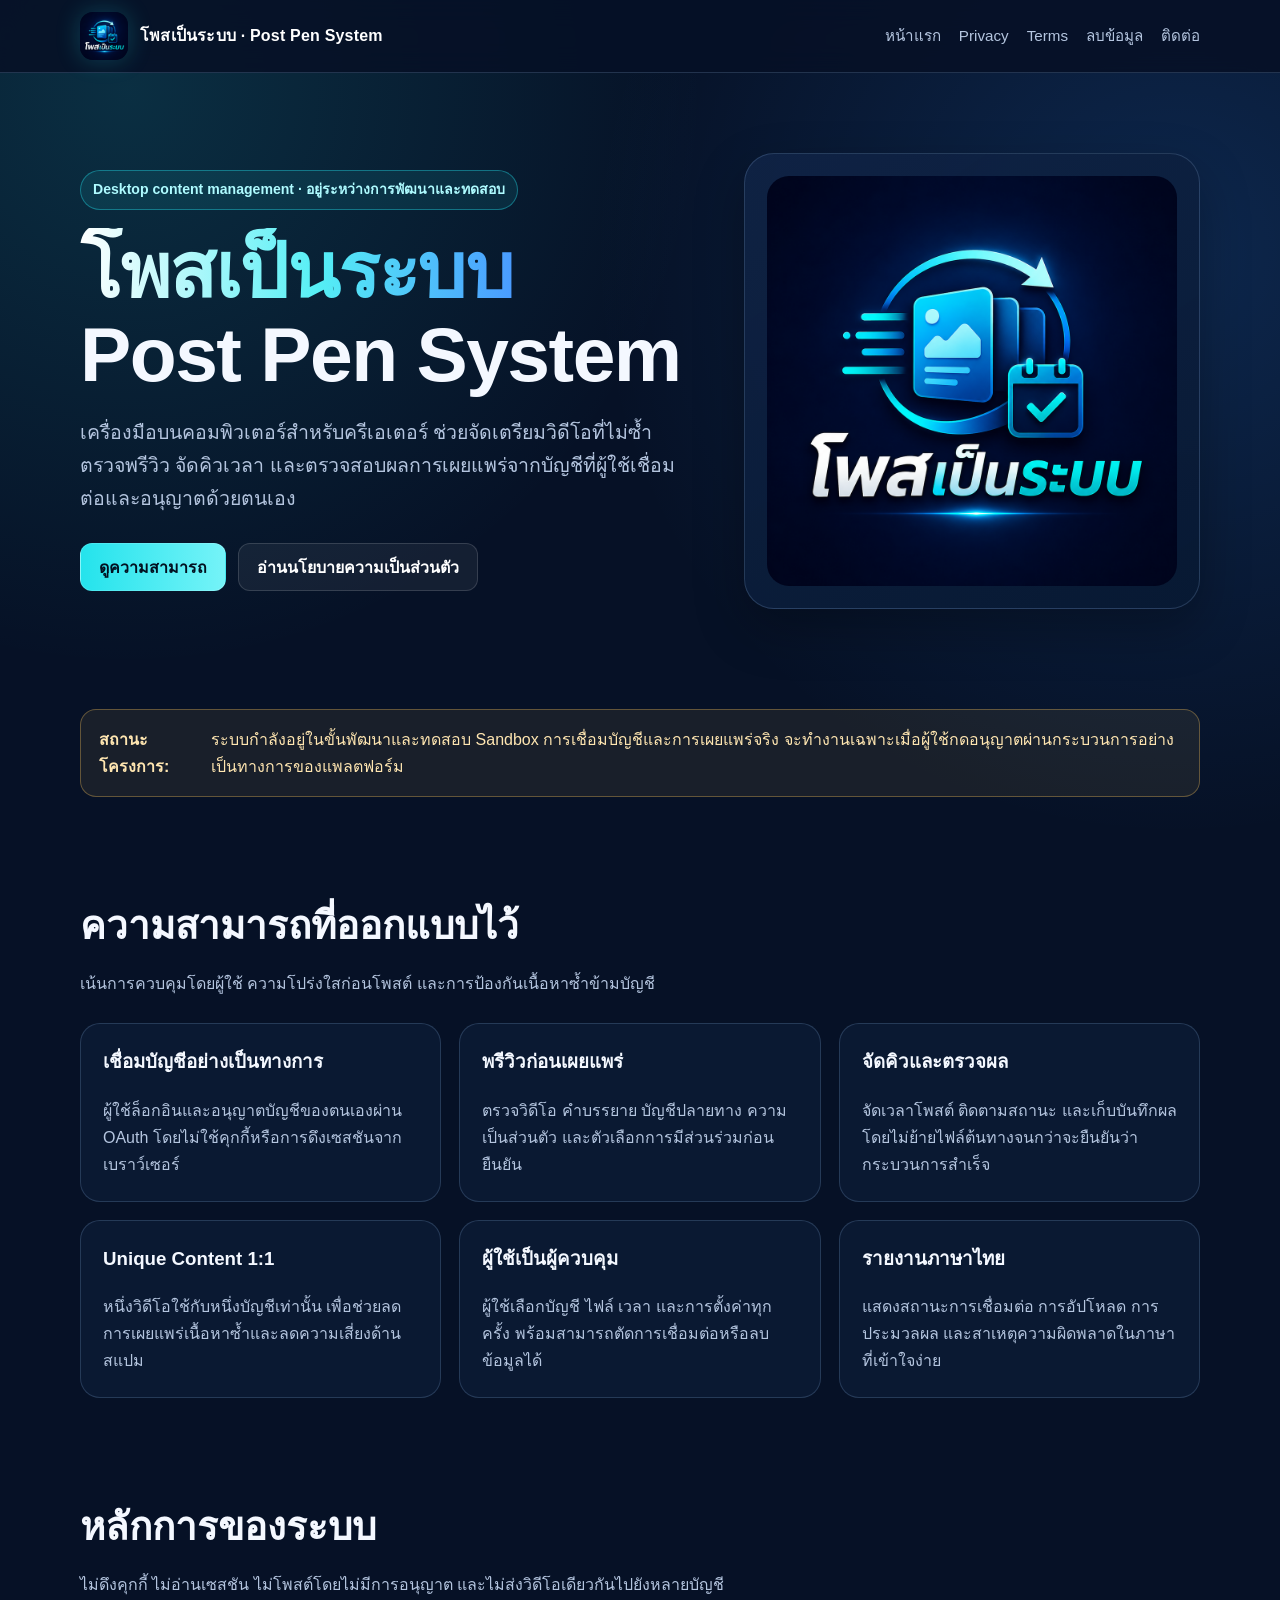
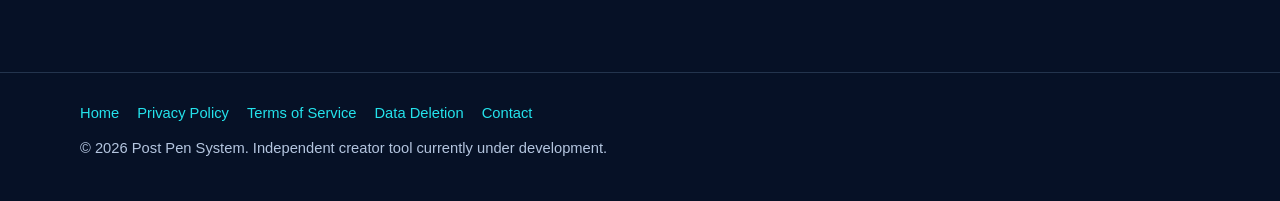
<file: index.html>
<!doctype html>
<html lang="th">
<head>
  <meta charset="utf-8">
  <meta name="viewport" content="width=device-width, initial-scale=1">
  <title>โพสเป็นระบบ | Post Pen System</title>
  <meta name="description" content="Desktop content management tool for creators to preview unique videos, schedule content, and review publishing results.">
  <link rel="icon" href="assets/app-icon.png">
  <link rel="stylesheet" href="styles.css">
</head>
<body>

<header class="site-header">
  <div class="container nav">
    <a class="brand" href="index.html">
      <img src="assets/app-icon.png" alt="Post Pen System app icon">
      <span>โพสเป็นระบบ · Post Pen System</span>
    </a>
    <nav class="nav-links" aria-label="Main navigation">
      <a href="index.html">หน้าแรก</a>
      <a href="privacy.html">Privacy</a>
      <a href="terms.html">Terms</a>
      <a href="data-deletion.html">ลบข้อมูล</a>
      <a href="contact.html">ติดต่อ</a>
    </nav>
  </div>
</header>


<main>
  <section class="container hero">
    <div>
      <span class="eyebrow">Desktop content management · อยู่ระหว่างการพัฒนาและทดสอบ</span>
      <h1><span class="gradient-text">โพสเป็นระบบ</span><br>Post Pen System</h1>
      <p class="lead">
        เครื่องมือบนคอมพิวเตอร์สำหรับครีเอเตอร์ ช่วยจัดเตรียมวิดีโอที่ไม่ซ้ำ
        ตรวจพรีวิว จัดคิวเวลา และตรวจสอบผลการเผยแพร่จากบัญชีที่ผู้ใช้เชื่อมต่อและอนุญาตด้วยตนเอง
      </p>
      <div class="actions">
        <a class="button button-primary" href="#features">ดูความสามารถ</a>
        <a class="button button-secondary" href="privacy.html">อ่านนโยบายความเป็นส่วนตัว</a>
      </div>
    </div>
    <div class="hero-card">
      <img src="assets/app-icon.png" alt="โลโก้โพสเป็นระบบ">
    </div>
  </section>

  <section class="container section">
    <div class="status">
      <strong>สถานะโครงการ:</strong>
      <span>
        ระบบกำลังอยู่ในขั้นพัฒนาและทดสอบ Sandbox การเชื่อมบัญชีและการเผยแพร่จริง
        จะทำงานเฉพาะเมื่อผู้ใช้กดอนุญาตผ่านกระบวนการอย่างเป็นทางการของแพลตฟอร์ม
      </span>
    </div>
  </section>

  <section id="features" class="container section">
    <h2>ความสามารถที่ออกแบบไว้</h2>
    <p class="section-intro">
      เน้นการควบคุมโดยผู้ใช้ ความโปร่งใสก่อนโพสต์ และการป้องกันเนื้อหาซ้ำข้ามบัญชี
    </p>
    <div class="grid">
      <article class="card">
        <h3>เชื่อมบัญชีอย่างเป็นทางการ</h3>
        <p>ผู้ใช้ล็อกอินและอนุญาตบัญชีของตนเองผ่าน OAuth โดยไม่ใช้คุกกี้หรือการดึงเซสชันจากเบราว์เซอร์</p>
      </article>
      <article class="card">
        <h3>พรีวิวก่อนเผยแพร่</h3>
        <p>ตรวจวิดีโอ คำบรรยาย บัญชีปลายทาง ความเป็นส่วนตัว และตัวเลือกการมีส่วนร่วมก่อนยืนยัน</p>
      </article>
      <article class="card">
        <h3>จัดคิวและตรวจผล</h3>
        <p>จัดเวลาโพสต์ ติดตามสถานะ และเก็บบันทึกผลโดยไม่ย้ายไฟล์ต้นทางจนกว่าจะยืนยันว่ากระบวนการสำเร็จ</p>
      </article>
      <article class="card">
        <h3>Unique Content 1:1</h3>
        <p>หนึ่งวิดีโอใช้กับหนึ่งบัญชีเท่านั้น เพื่อช่วยลดการเผยแพร่เนื้อหาซ้ำและลดความเสี่ยงด้านสแปม</p>
      </article>
      <article class="card">
        <h3>ผู้ใช้เป็นผู้ควบคุม</h3>
        <p>ผู้ใช้เลือกบัญชี ไฟล์ เวลา และการตั้งค่าทุกครั้ง พร้อมสามารถตัดการเชื่อมต่อหรือลบข้อมูลได้</p>
      </article>
      <article class="card">
        <h3>รายงานภาษาไทย</h3>
        <p>แสดงสถานะการเชื่อมต่อ การอัปโหลด การประมวลผล และสาเหตุความผิดพลาดในภาษาที่เข้าใจง่าย</p>
      </article>
    </div>
  </section>

  <section class="container section">
    <h2>หลักการของระบบ</h2>
    <p class="section-intro">
      ไม่ดึงคุกกี้ ไม่อ่านเซสชัน ไม่โพสต์โดยไม่มีการอนุญาต และไม่ส่งวิดีโอเดียวกันไปยังหลายบัญชี
    </p>
  </section>
</main>


<footer class="footer">
  <div class="container">
    <div class="footer-links">
      <a href="index.html">Home</a>
      <a href="privacy.html">Privacy Policy</a>
      <a href="terms.html">Terms of Service</a>
      <a href="data-deletion.html">Data Deletion</a>
      <a href="contact.html">Contact</a>
    </div>
    <div>© 2026 Post Pen System. Independent creator tool currently under development.</div>
  </div>
</footer>

</body>
</html>
</file>
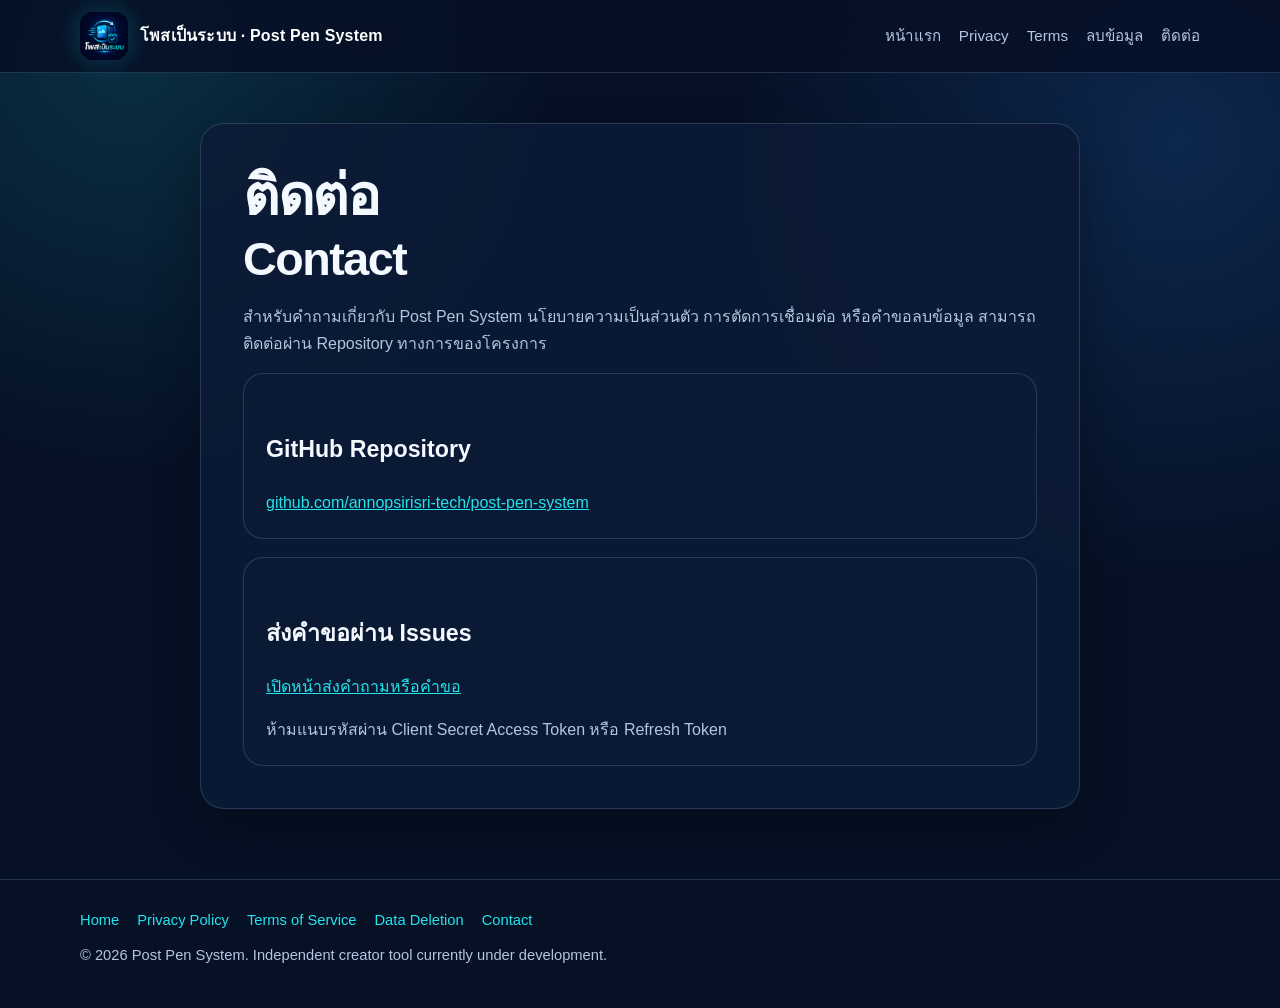
<file: contact.html>
<!doctype html>
<html lang="th">
<head>
  <meta charset="utf-8">
  <meta name="viewport" content="width=device-width, initial-scale=1">
  <title>Contact | Post Pen System</title>
  <meta name="description" content="Contact information for Post Pen System.">
  <link rel="icon" href="assets/app-icon.png">
  <link rel="stylesheet" href="styles.css">
</head>
<body>

<header class="site-header">
  <div class="container nav">
    <a class="brand" href="index.html">
      <img src="assets/app-icon.png" alt="Post Pen System app icon">
      <span>โพสเป็นระบบ · Post Pen System</span>
    </a>
    <nav class="nav-links" aria-label="Main navigation">
      <a href="index.html">หน้าแรก</a>
      <a href="privacy.html">Privacy</a>
      <a href="terms.html">Terms</a>
      <a href="data-deletion.html">ลบข้อมูล</a>
      <a href="contact.html">ติดต่อ</a>
    </nav>
  </div>
</header>


<main class="container">
  <article class="prose">
    <h1>ติดต่อ<br><small>Contact</small></h1>
    <p>
      สำหรับคำถามเกี่ยวกับ Post Pen System นโยบายความเป็นส่วนตัว
      การตัดการเชื่อมต่อ หรือคำขอลบข้อมูล สามารถติดต่อผ่าน Repository ทางการของโครงการ
    </p>

    <div class="card">
      <h2>GitHub Repository</h2>
      <p>
        <a href="https://github.com/annopsirisri-tech/post-pen-system">
          github.com/annopsirisri-tech/post-pen-system
        </a>
      </p>
    </div>

    <div class="card" style="margin-top:18px">
      <h2>ส่งคำขอผ่าน Issues</h2>
      <p>
        <a href="https://github.com/annopsirisri-tech/post-pen-system/issues">
          เปิดหน้าส่งคำถามหรือคำขอ
        </a>
      </p>
      <p>ห้ามแนบรหัสผ่าน Client Secret Access Token หรือ Refresh Token</p>
    </div>
  </article>
</main>


<footer class="footer">
  <div class="container">
    <div class="footer-links">
      <a href="index.html">Home</a>
      <a href="privacy.html">Privacy Policy</a>
      <a href="terms.html">Terms of Service</a>
      <a href="data-deletion.html">Data Deletion</a>
      <a href="contact.html">Contact</a>
    </div>
    <div>© 2026 Post Pen System. Independent creator tool currently under development.</div>
  </div>
</footer>

</body>
</html>
</file>
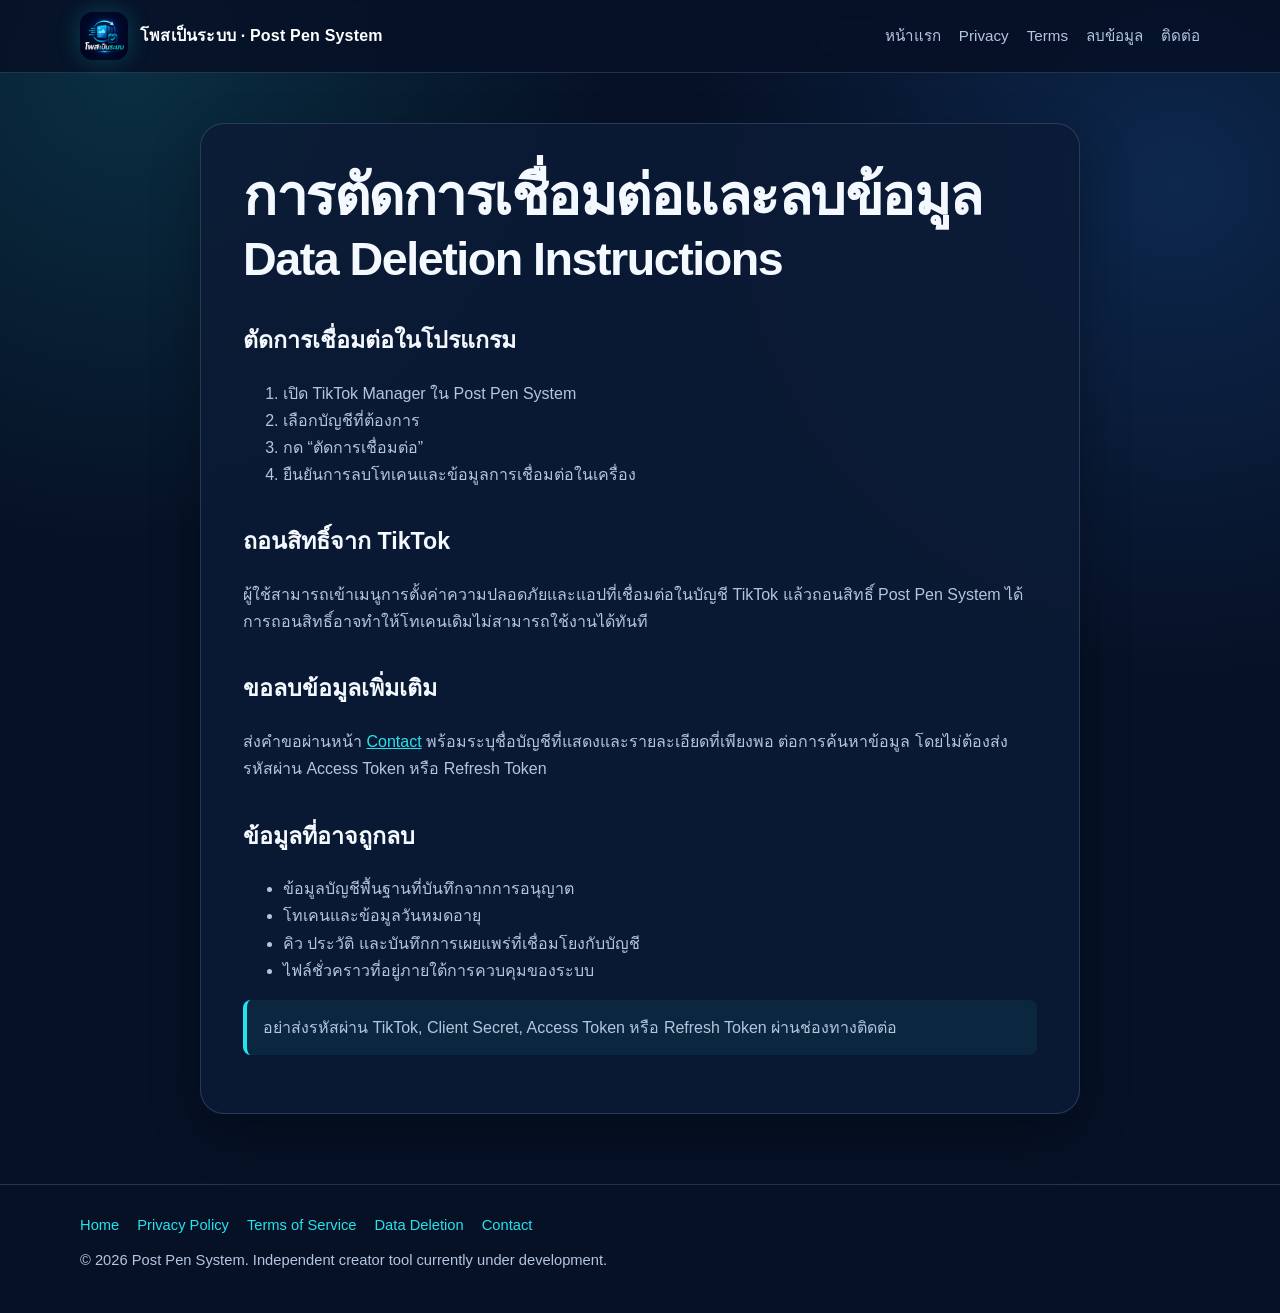
<file: data-deletion.html>
<!doctype html>
<html lang="th">
<head>
  <meta charset="utf-8">
  <meta name="viewport" content="width=device-width, initial-scale=1">
  <title>Data Deletion | Post Pen System</title>
  <meta name="description" content="Data deletion and account disconnection instructions for Post Pen System.">
  <link rel="icon" href="assets/app-icon.png">
  <link rel="stylesheet" href="styles.css">
</head>
<body>

<header class="site-header">
  <div class="container nav">
    <a class="brand" href="index.html">
      <img src="assets/app-icon.png" alt="Post Pen System app icon">
      <span>โพสเป็นระบบ · Post Pen System</span>
    </a>
    <nav class="nav-links" aria-label="Main navigation">
      <a href="index.html">หน้าแรก</a>
      <a href="privacy.html">Privacy</a>
      <a href="terms.html">Terms</a>
      <a href="data-deletion.html">ลบข้อมูล</a>
      <a href="contact.html">ติดต่อ</a>
    </nav>
  </div>
</header>


<main class="container">
  <article class="prose">
    <h1>การตัดการเชื่อมต่อและลบข้อมูล<br><small>Data Deletion Instructions</small></h1>

    <h2>ตัดการเชื่อมต่อในโปรแกรม</h2>
    <ol>
      <li>เปิด TikTok Manager ใน Post Pen System</li>
      <li>เลือกบัญชีที่ต้องการ</li>
      <li>กด “ตัดการเชื่อมต่อ”</li>
      <li>ยืนยันการลบโทเคนและข้อมูลการเชื่อมต่อในเครื่อง</li>
    </ol>

    <h2>ถอนสิทธิ์จาก TikTok</h2>
    <p>
      ผู้ใช้สามารถเข้าเมนูการตั้งค่าความปลอดภัยและแอปที่เชื่อมต่อในบัญชี TikTok
      แล้วถอนสิทธิ์ Post Pen System ได้ การถอนสิทธิ์อาจทำให้โทเคนเดิมไม่สามารถใช้งานได้ทันที
    </p>

    <h2>ขอลบข้อมูลเพิ่มเติม</h2>
    <p>
      ส่งคำขอผ่านหน้า <a href="contact.html">Contact</a> พร้อมระบุชื่อบัญชีที่แสดงและรายละเอียดที่เพียงพอ
      ต่อการค้นหาข้อมูล โดยไม่ต้องส่งรหัสผ่าน Access Token หรือ Refresh Token
    </p>

    <h2>ข้อมูลที่อาจถูกลบ</h2>
    <ul>
      <li>ข้อมูลบัญชีพื้นฐานที่บันทึกจากการอนุญาต</li>
      <li>โทเคนและข้อมูลวันหมดอายุ</li>
      <li>คิว ประวัติ และบันทึกการเผยแพร่ที่เชื่อมโยงกับบัญชี</li>
      <li>ไฟล์ชั่วคราวที่อยู่ภายใต้การควบคุมของระบบ</li>
    </ul>

    <p class="notice">
      อย่าส่งรหัสผ่าน TikTok, Client Secret, Access Token หรือ Refresh Token ผ่านช่องทางติดต่อ
    </p>
  </article>
</main>


<footer class="footer">
  <div class="container">
    <div class="footer-links">
      <a href="index.html">Home</a>
      <a href="privacy.html">Privacy Policy</a>
      <a href="terms.html">Terms of Service</a>
      <a href="data-deletion.html">Data Deletion</a>
      <a href="contact.html">Contact</a>
    </div>
    <div>© 2026 Post Pen System. Independent creator tool currently under development.</div>
  </div>
</footer>

</body>
</html>
</file>
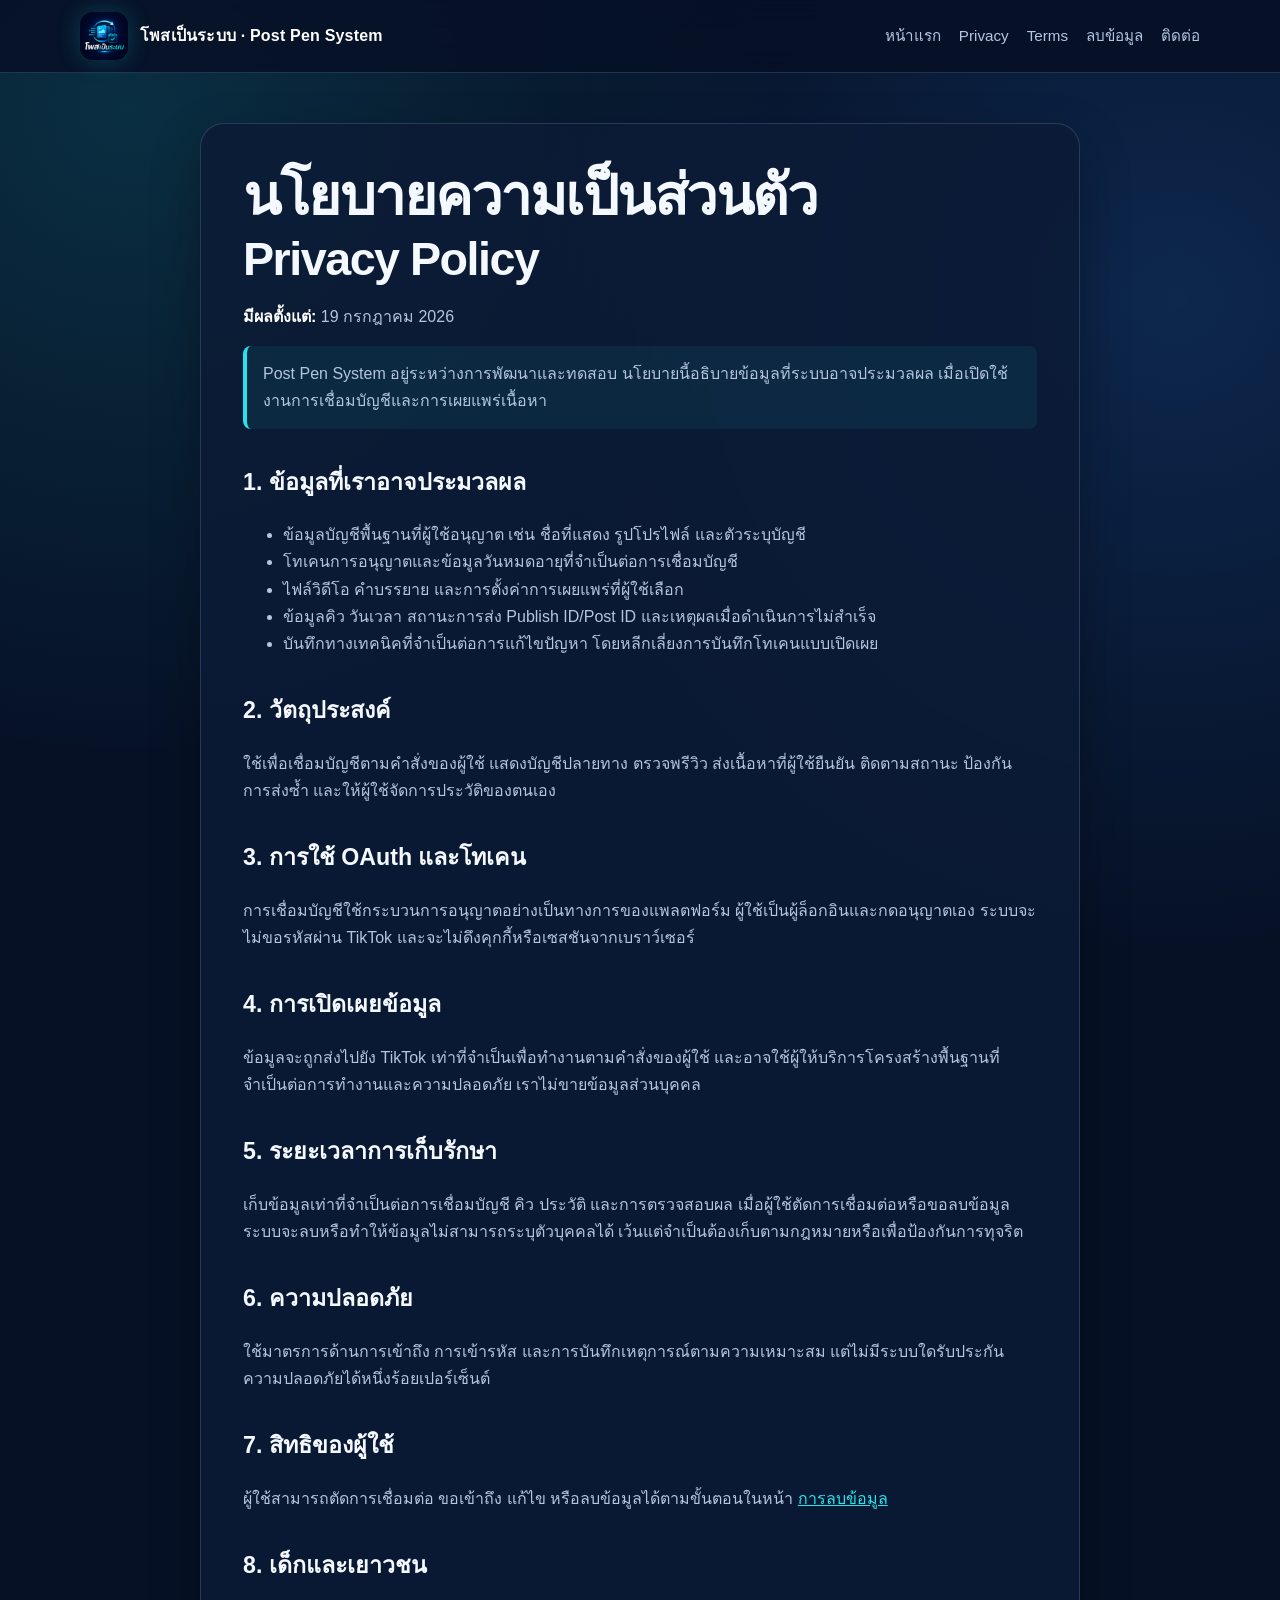
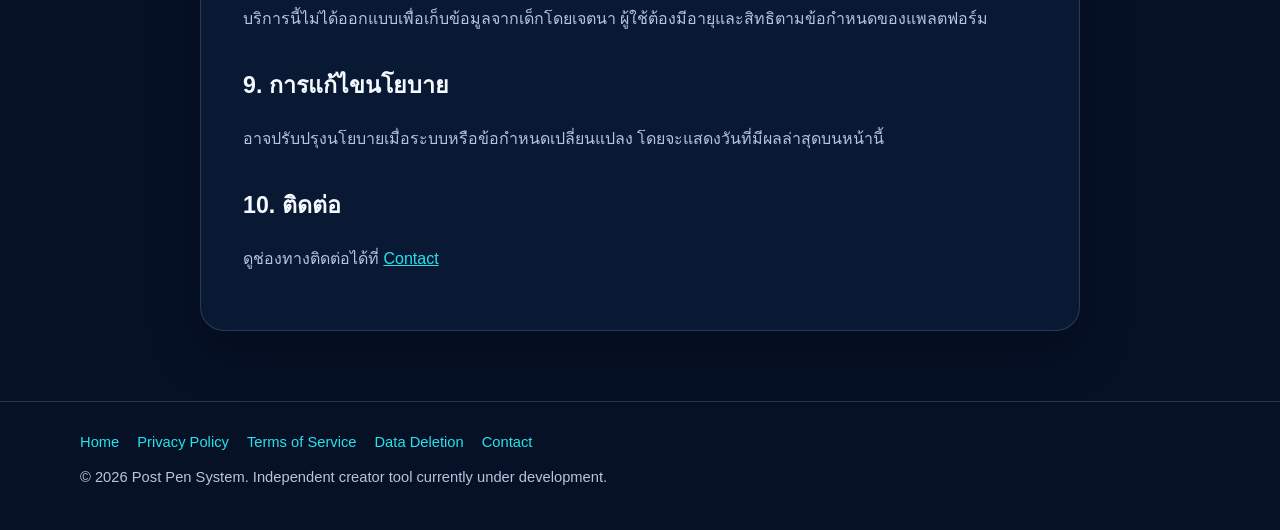
<file: privacy.html>
<!doctype html>
<html lang="th">
<head>
  <meta charset="utf-8">
  <meta name="viewport" content="width=device-width, initial-scale=1">
  <title>Privacy Policy | Post Pen System</title>
  <meta name="description" content="Privacy Policy for Post Pen System.">
  <link rel="icon" href="assets/app-icon.png">
  <link rel="stylesheet" href="styles.css">
</head>
<body>

<header class="site-header">
  <div class="container nav">
    <a class="brand" href="index.html">
      <img src="assets/app-icon.png" alt="Post Pen System app icon">
      <span>โพสเป็นระบบ · Post Pen System</span>
    </a>
    <nav class="nav-links" aria-label="Main navigation">
      <a href="index.html">หน้าแรก</a>
      <a href="privacy.html">Privacy</a>
      <a href="terms.html">Terms</a>
      <a href="data-deletion.html">ลบข้อมูล</a>
      <a href="contact.html">ติดต่อ</a>
    </nav>
  </div>
</header>


<main class="container">
  <article class="prose">
    <h1>นโยบายความเป็นส่วนตัว<br><small>Privacy Policy</small></h1>
    <p><strong>มีผลตั้งแต่:</strong> 19 กรกฎาคม 2026</p>
    <p class="notice">
      Post Pen System อยู่ระหว่างการพัฒนาและทดสอบ นโยบายนี้อธิบายข้อมูลที่ระบบอาจประมวลผล
      เมื่อเปิดใช้งานการเชื่อมบัญชีและการเผยแพร่เนื้อหา
    </p>

    <h2>1. ข้อมูลที่เราอาจประมวลผล</h2>
    <ul>
      <li>ข้อมูลบัญชีพื้นฐานที่ผู้ใช้อนุญาต เช่น ชื่อที่แสดง รูปโปรไฟล์ และตัวระบุบัญชี</li>
      <li>โทเคนการอนุญาตและข้อมูลวันหมดอายุที่จำเป็นต่อการเชื่อมบัญชี</li>
      <li>ไฟล์วิดีโอ คำบรรยาย และการตั้งค่าการเผยแพร่ที่ผู้ใช้เลือก</li>
      <li>ข้อมูลคิว วันเวลา สถานะการส่ง Publish ID/Post ID และเหตุผลเมื่อดำเนินการไม่สำเร็จ</li>
      <li>บันทึกทางเทคนิคที่จำเป็นต่อการแก้ไขปัญหา โดยหลีกเลี่ยงการบันทึกโทเคนแบบเปิดเผย</li>
    </ul>

    <h2>2. วัตถุประสงค์</h2>
    <p>
      ใช้เพื่อเชื่อมบัญชีตามคำสั่งของผู้ใช้ แสดงบัญชีปลายทาง ตรวจพรีวิว
      ส่งเนื้อหาที่ผู้ใช้ยืนยัน ติดตามสถานะ ป้องกันการส่งซ้ำ และให้ผู้ใช้จัดการประวัติของตนเอง
    </p>

    <h2>3. การใช้ OAuth และโทเคน</h2>
    <p>
      การเชื่อมบัญชีใช้กระบวนการอนุญาตอย่างเป็นทางการของแพลตฟอร์ม ผู้ใช้เป็นผู้ล็อกอินและกดอนุญาตเอง
      ระบบจะไม่ขอรหัสผ่าน TikTok และจะไม่ดึงคุกกี้หรือเซสชันจากเบราว์เซอร์
    </p>

    <h2>4. การเปิดเผยข้อมูล</h2>
    <p>
      ข้อมูลจะถูกส่งไปยัง TikTok เท่าที่จำเป็นเพื่อทำงานตามคำสั่งของผู้ใช้
      และอาจใช้ผู้ให้บริการโครงสร้างพื้นฐานที่จำเป็นต่อการทำงานและความปลอดภัย
      เราไม่ขายข้อมูลส่วนบุคคล
    </p>

    <h2>5. ระยะเวลาการเก็บรักษา</h2>
    <p>
      เก็บข้อมูลเท่าที่จำเป็นต่อการเชื่อมบัญชี คิว ประวัติ และการตรวจสอบผล
      เมื่อผู้ใช้ตัดการเชื่อมต่อหรือขอลบข้อมูล ระบบจะลบหรือทำให้ข้อมูลไม่สามารถระบุตัวบุคคลได้
      เว้นแต่จำเป็นต้องเก็บตามกฎหมายหรือเพื่อป้องกันการทุจริต
    </p>

    <h2>6. ความปลอดภัย</h2>
    <p>
      ใช้มาตรการด้านการเข้าถึง การเข้ารหัส และการบันทึกเหตุการณ์ตามความเหมาะสม
      แต่ไม่มีระบบใดรับประกันความปลอดภัยได้หนึ่งร้อยเปอร์เซ็นต์
    </p>

    <h2>7. สิทธิของผู้ใช้</h2>
    <p>
      ผู้ใช้สามารถตัดการเชื่อมต่อ ขอเข้าถึง แก้ไข หรือลบข้อมูลได้ตามขั้นตอนในหน้า
      <a href="data-deletion.html">การลบข้อมูล</a>
    </p>

    <h2>8. เด็กและเยาวชน</h2>
    <p>
      บริการนี้ไม่ได้ออกแบบเพื่อเก็บข้อมูลจากเด็กโดยเจตนา ผู้ใช้ต้องมีอายุและสิทธิตามข้อกำหนดของแพลตฟอร์ม
    </p>

    <h2>9. การแก้ไขนโยบาย</h2>
    <p>
      อาจปรับปรุงนโยบายเมื่อระบบหรือข้อกำหนดเปลี่ยนแปลง โดยจะแสดงวันที่มีผลล่าสุดบนหน้านี้
    </p>

    <h2>10. ติดต่อ</h2>
    <p>ดูช่องทางติดต่อได้ที่ <a href="contact.html">Contact</a></p>
  </article>
</main>


<footer class="footer">
  <div class="container">
    <div class="footer-links">
      <a href="index.html">Home</a>
      <a href="privacy.html">Privacy Policy</a>
      <a href="terms.html">Terms of Service</a>
      <a href="data-deletion.html">Data Deletion</a>
      <a href="contact.html">Contact</a>
    </div>
    <div>© 2026 Post Pen System. Independent creator tool currently under development.</div>
  </div>
</footer>

</body>
</html>
</file>
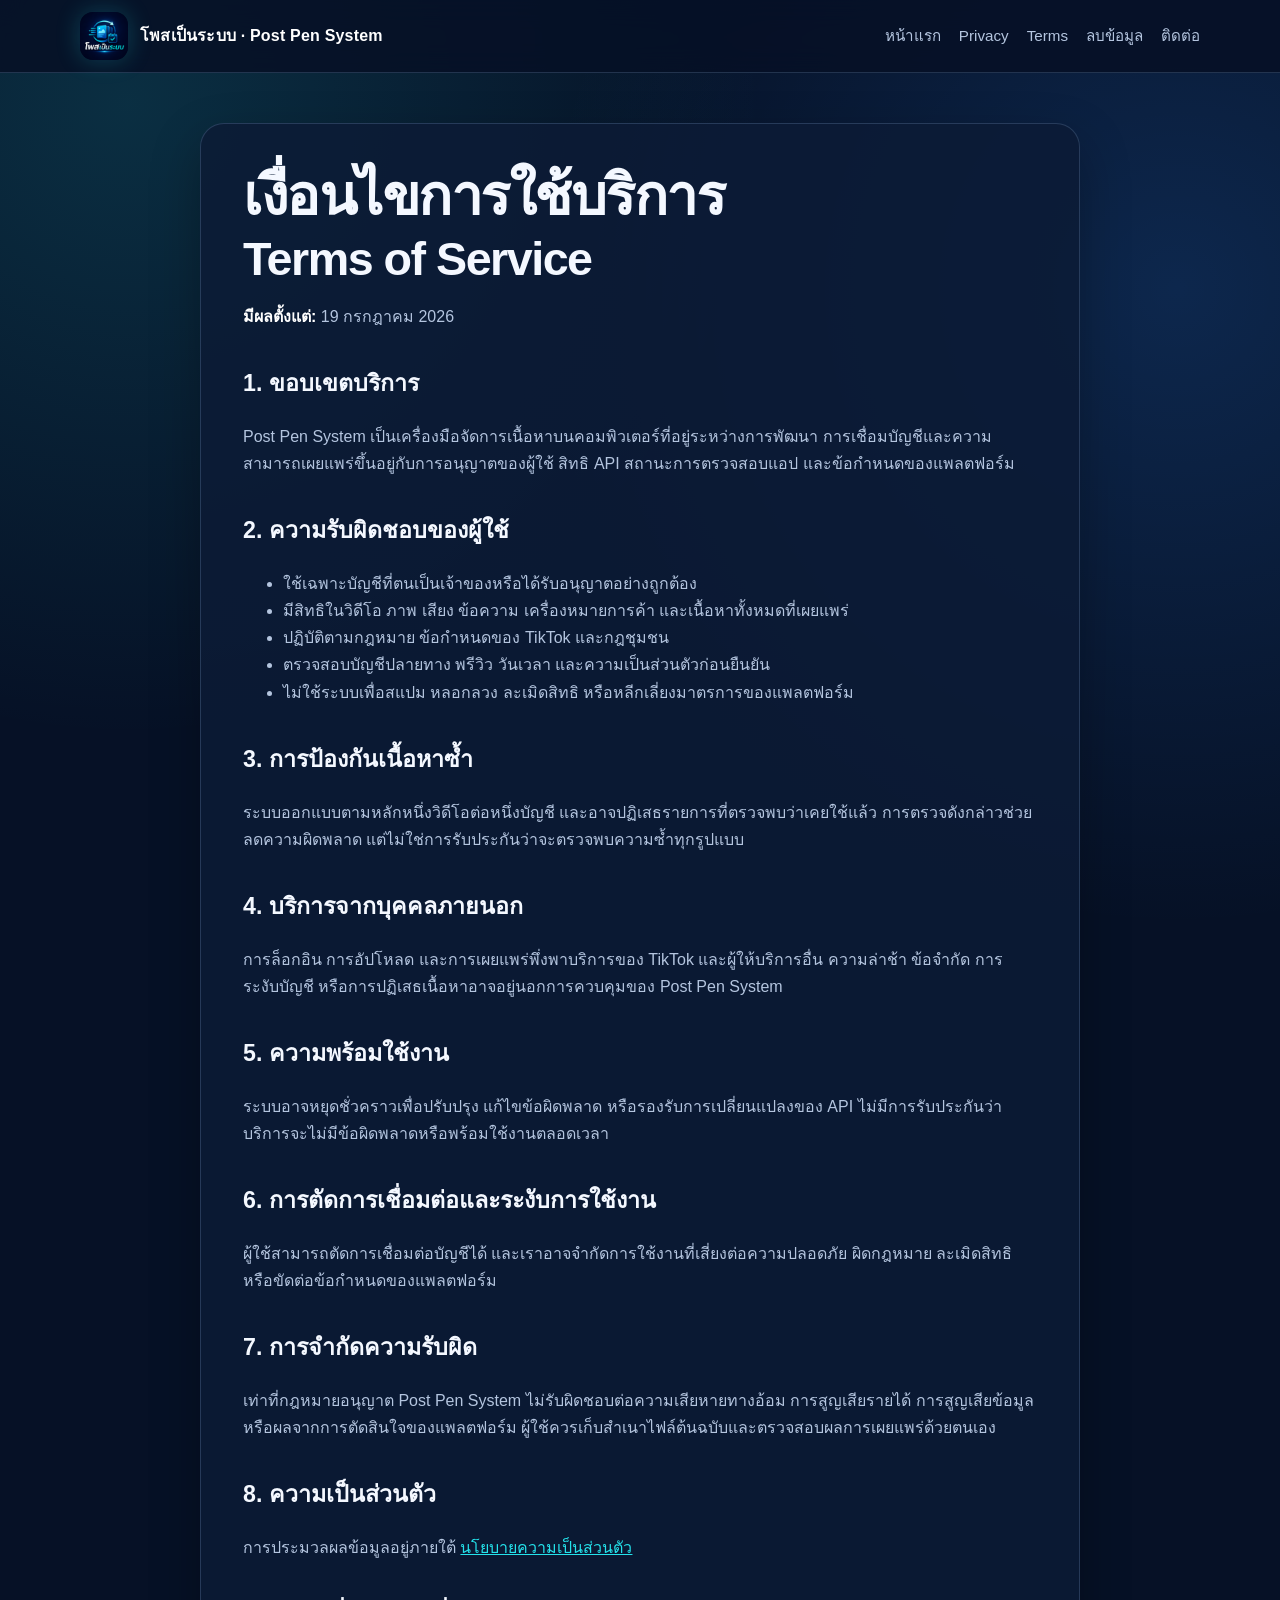
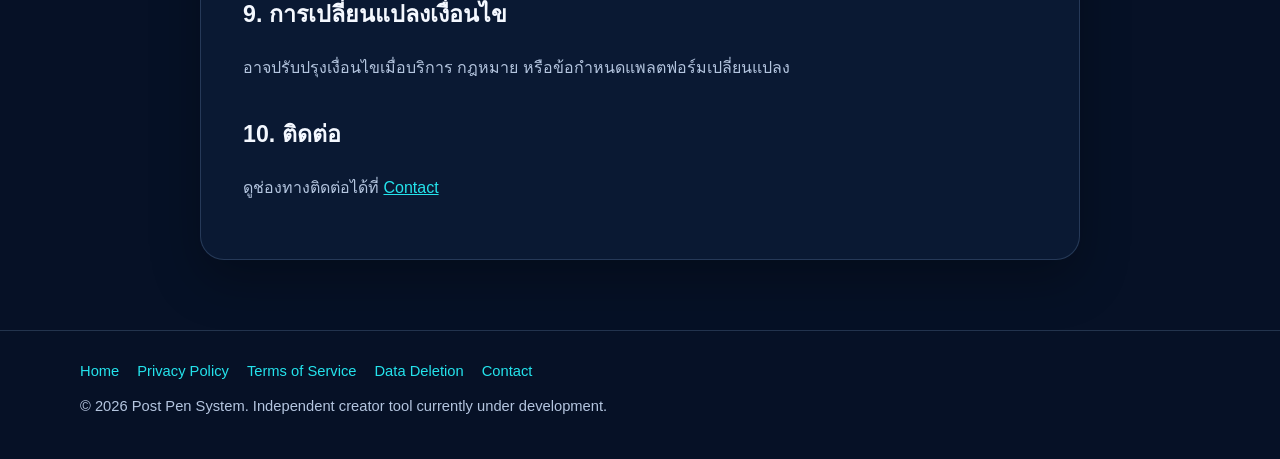
<file: terms.html>
<!doctype html>
<html lang="th">
<head>
  <meta charset="utf-8">
  <meta name="viewport" content="width=device-width, initial-scale=1">
  <title>Terms of Service | Post Pen System</title>
  <meta name="description" content="Terms of Service for Post Pen System.">
  <link rel="icon" href="assets/app-icon.png">
  <link rel="stylesheet" href="styles.css">
</head>
<body>

<header class="site-header">
  <div class="container nav">
    <a class="brand" href="index.html">
      <img src="assets/app-icon.png" alt="Post Pen System app icon">
      <span>โพสเป็นระบบ · Post Pen System</span>
    </a>
    <nav class="nav-links" aria-label="Main navigation">
      <a href="index.html">หน้าแรก</a>
      <a href="privacy.html">Privacy</a>
      <a href="terms.html">Terms</a>
      <a href="data-deletion.html">ลบข้อมูล</a>
      <a href="contact.html">ติดต่อ</a>
    </nav>
  </div>
</header>


<main class="container">
  <article class="prose">
    <h1>เงื่อนไขการใช้บริการ<br><small>Terms of Service</small></h1>
    <p><strong>มีผลตั้งแต่:</strong> 19 กรกฎาคม 2026</p>

    <h2>1. ขอบเขตบริการ</h2>
    <p>
      Post Pen System เป็นเครื่องมือจัดการเนื้อหาบนคอมพิวเตอร์ที่อยู่ระหว่างการพัฒนา
      การเชื่อมบัญชีและความสามารถเผยแพร่ขึ้นอยู่กับการอนุญาตของผู้ใช้
      สิทธิ API สถานะการตรวจสอบแอป และข้อกำหนดของแพลตฟอร์ม
    </p>

    <h2>2. ความรับผิดชอบของผู้ใช้</h2>
    <ul>
      <li>ใช้เฉพาะบัญชีที่ตนเป็นเจ้าของหรือได้รับอนุญาตอย่างถูกต้อง</li>
      <li>มีสิทธิในวิดีโอ ภาพ เสียง ข้อความ เครื่องหมายการค้า และเนื้อหาทั้งหมดที่เผยแพร่</li>
      <li>ปฏิบัติตามกฎหมาย ข้อกำหนดของ TikTok และกฎชุมชน</li>
      <li>ตรวจสอบบัญชีปลายทาง พรีวิว วันเวลา และความเป็นส่วนตัวก่อนยืนยัน</li>
      <li>ไม่ใช้ระบบเพื่อสแปม หลอกลวง ละเมิดสิทธิ หรือหลีกเลี่ยงมาตรการของแพลตฟอร์ม</li>
    </ul>

    <h2>3. การป้องกันเนื้อหาซ้ำ</h2>
    <p>
      ระบบออกแบบตามหลักหนึ่งวิดีโอต่อหนึ่งบัญชี และอาจปฏิเสธรายการที่ตรวจพบว่าเคยใช้แล้ว
      การตรวจดังกล่าวช่วยลดความผิดพลาด แต่ไม่ใช่การรับประกันว่าจะตรวจพบความซ้ำทุกรูปแบบ
    </p>

    <h2>4. บริการจากบุคคลภายนอก</h2>
    <p>
      การล็อกอิน การอัปโหลด และการเผยแพร่พึ่งพาบริการของ TikTok และผู้ให้บริการอื่น
      ความล่าช้า ข้อจำกัด การระงับบัญชี หรือการปฏิเสธเนื้อหาอาจอยู่นอกการควบคุมของ Post Pen System
    </p>

    <h2>5. ความพร้อมใช้งาน</h2>
    <p>
      ระบบอาจหยุดชั่วคราวเพื่อปรับปรุง แก้ไขข้อผิดพลาด หรือรองรับการเปลี่ยนแปลงของ API
      ไม่มีการรับประกันว่าบริการจะไม่มีข้อผิดพลาดหรือพร้อมใช้งานตลอดเวลา
    </p>

    <h2>6. การตัดการเชื่อมต่อและระงับการใช้งาน</h2>
    <p>
      ผู้ใช้สามารถตัดการเชื่อมต่อบัญชีได้ และเราอาจจำกัดการใช้งานที่เสี่ยงต่อความปลอดภัย
      ผิดกฎหมาย ละเมิดสิทธิ หรือขัดต่อข้อกำหนดของแพลตฟอร์ม
    </p>

    <h2>7. การจำกัดความรับผิด</h2>
    <p>
      เท่าที่กฎหมายอนุญาต Post Pen System ไม่รับผิดชอบต่อความเสียหายทางอ้อม
      การสูญเสียรายได้ การสูญเสียข้อมูล หรือผลจากการตัดสินใจของแพลตฟอร์ม
      ผู้ใช้ควรเก็บสำเนาไฟล์ต้นฉบับและตรวจสอบผลการเผยแพร่ด้วยตนเอง
    </p>

    <h2>8. ความเป็นส่วนตัว</h2>
    <p>การประมวลผลข้อมูลอยู่ภายใต้ <a href="privacy.html">นโยบายความเป็นส่วนตัว</a></p>

    <h2>9. การเปลี่ยนแปลงเงื่อนไข</h2>
    <p>อาจปรับปรุงเงื่อนไขเมื่อบริการ กฎหมาย หรือข้อกำหนดแพลตฟอร์มเปลี่ยนแปลง</p>

    <h2>10. ติดต่อ</h2>
    <p>ดูช่องทางติดต่อได้ที่ <a href="contact.html">Contact</a></p>
  </article>
</main>


<footer class="footer">
  <div class="container">
    <div class="footer-links">
      <a href="index.html">Home</a>
      <a href="privacy.html">Privacy Policy</a>
      <a href="terms.html">Terms of Service</a>
      <a href="data-deletion.html">Data Deletion</a>
      <a href="contact.html">Contact</a>
    </div>
    <div>© 2026 Post Pen System. Independent creator tool currently under development.</div>
  </div>
</footer>

</body>
</html>
</file>
<file: styles.css>
:root {
  --bg: #061126;
  --panel: #0c1b36;
  --panel-soft: #102447;
  --text: #f4f8ff;
  --muted: #b4c5df;
  --cyan: #24e3ec;
  --blue: #2d8cff;
  --line: rgba(151, 190, 236, 0.2);
  --success: #4be6a0;
  --warning: #ffc65a;
  --shadow: 0 20px 50px rgba(0, 0, 0, 0.28);
}

* { box-sizing: border-box; }

html { scroll-behavior: smooth; }

body {
  margin: 0;
  font-family: Inter, "Noto Sans Thai", "Segoe UI", Tahoma, Arial, sans-serif;
  color: var(--text);
  background:
    radial-gradient(circle at 10% 5%, rgba(36, 227, 236, 0.14), transparent 28%),
    radial-gradient(circle at 92% 14%, rgba(45, 140, 255, 0.18), transparent 30%),
    var(--bg);
  line-height: 1.7;
}

a { color: var(--cyan); }
a:hover { color: #8ff7fb; }

.container {
  width: min(1120px, calc(100% - 32px));
  margin: 0 auto;
}

.site-header {
  position: sticky;
  top: 0;
  z-index: 10;
  background: rgba(6, 17, 38, 0.88);
  border-bottom: 1px solid var(--line);
  backdrop-filter: blur(14px);
}

.nav {
  min-height: 72px;
  display: flex;
  align-items: center;
  justify-content: space-between;
  gap: 24px;
}

.brand {
  display: flex;
  align-items: center;
  gap: 12px;
  color: white;
  text-decoration: none;
  font-weight: 800;
  letter-spacing: .2px;
}

.brand img {
  width: 48px;
  height: 48px;
  border-radius: 13px;
  box-shadow: 0 0 24px rgba(36, 227, 236, .22);
}

.nav-links {
  display: flex;
  flex-wrap: wrap;
  gap: 10px 18px;
  font-size: 0.95rem;
}

.nav-links a {
  color: var(--muted);
  text-decoration: none;
}
.nav-links a:hover { color: white; }

.hero {
  padding: 80px 0 52px;
  display: grid;
  grid-template-columns: 1.15fr .85fr;
  gap: 48px;
  align-items: center;
}

.eyebrow {
  display: inline-flex;
  border: 1px solid rgba(36, 227, 236, .38);
  background: rgba(36, 227, 236, .09);
  color: #aefbff;
  padding: 7px 12px;
  border-radius: 999px;
  font-size: .88rem;
  font-weight: 700;
}

h1 {
  margin: 20px 0 14px;
  font-size: clamp(2.4rem, 6vw, 5.2rem);
  line-height: 1.08;
  letter-spacing: -1.5px;
}

.gradient-text {
  background: linear-gradient(90deg, #ffffff, #55eff5 55%, #4a9cff);
  -webkit-background-clip: text;
  background-clip: text;
  color: transparent;
}

.lead {
  color: var(--muted);
  font-size: clamp(1rem, 2vw, 1.22rem);
  max-width: 720px;
}

.hero-card {
  padding: 22px;
  border: 1px solid var(--line);
  background: linear-gradient(145deg, rgba(16, 36, 71, .86), rgba(8, 25, 51, .92));
  border-radius: 30px;
  box-shadow: var(--shadow);
}

.hero-card img {
  display: block;
  width: 100%;
  border-radius: 22px;
}

.actions {
  display: flex;
  flex-wrap: wrap;
  gap: 12px;
  margin-top: 28px;
}

.button {
  display: inline-flex;
  align-items: center;
  justify-content: center;
  min-height: 48px;
  padding: 0 18px;
  border-radius: 12px;
  font-weight: 800;
  text-decoration: none;
  border: 1px solid rgba(255,255,255,.14);
}

.button-primary {
  color: #021020;
  background: linear-gradient(90deg, var(--cyan), #75f3f8);
}

.button-secondary {
  color: white;
  background: rgba(255,255,255,.06);
}

.section {
  padding: 48px 0;
}

.section h2 {
  margin: 0 0 12px;
  font-size: clamp(1.7rem, 3vw, 2.5rem);
}

.section-intro {
  margin: 0 0 26px;
  color: var(--muted);
  max-width: 780px;
}

.grid {
  display: grid;
  grid-template-columns: repeat(3, minmax(0, 1fr));
  gap: 18px;
}

.card {
  background: rgba(12, 27, 54, .82);
  border: 1px solid var(--line);
  border-radius: 20px;
  padding: 22px;
}

.card h3 { margin-top: 0; }
.card p { color: var(--muted); margin-bottom: 0; }

.status {
  display: flex;
  gap: 12px;
  align-items: flex-start;
  background: rgba(255, 198, 90, .08);
  border: 1px solid rgba(255, 198, 90, .32);
  border-radius: 16px;
  padding: 16px 18px;
  color: #ffe6b1;
}

.prose {
  max-width: 880px;
  margin: 50px auto 70px;
  background: rgba(12, 27, 54, .86);
  border: 1px solid var(--line);
  border-radius: 24px;
  padding: clamp(22px, 4vw, 42px);
  box-shadow: var(--shadow);
}

.prose h1 {
  font-size: clamp(2rem, 5vw, 3.5rem);
  margin-top: 0;
}

.prose h2 {
  margin-top: 34px;
  font-size: 1.45rem;
}

.prose p, .prose li { color: var(--muted); }
.prose strong { color: white; }

.notice {
  border-left: 4px solid var(--cyan);
  background: rgba(36, 227, 236, .07);
  padding: 14px 16px;
  border-radius: 8px;
}

.footer {
  border-top: 1px solid var(--line);
  padding: 28px 0 40px;
  color: var(--muted);
  font-size: .92rem;
}

.footer-links {
  display: flex;
  flex-wrap: wrap;
  gap: 10px 18px;
  margin-bottom: 10px;
}

.footer-links a { text-decoration: none; }

@media (max-width: 820px) {
  .hero { grid-template-columns: 1fr; padding-top: 54px; }
  .grid { grid-template-columns: 1fr; }
  .nav { align-items: flex-start; padding: 12px 0; flex-direction: column; }
  .site-header { position: static; }
}
</file>
